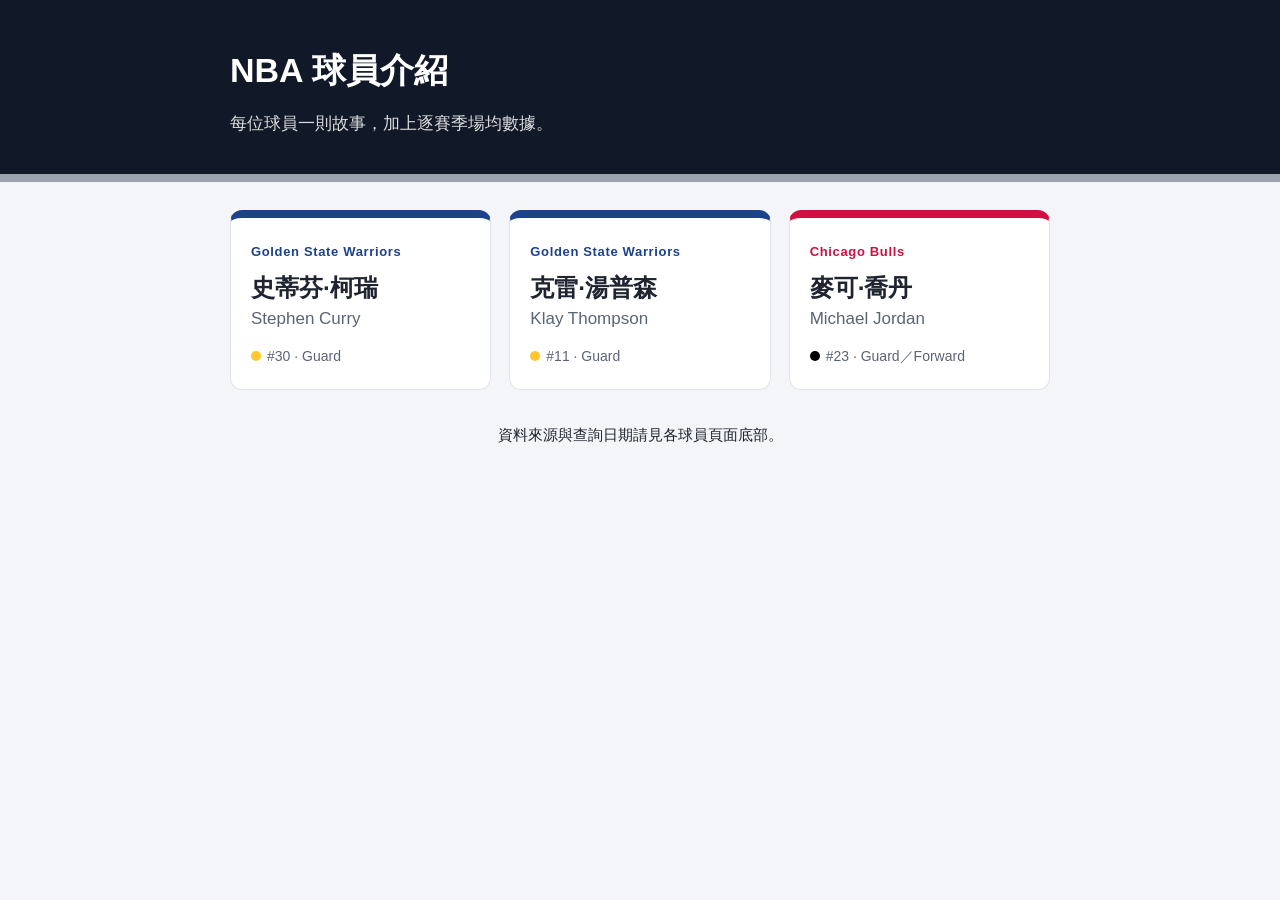
<file: index.html>
<!DOCTYPE html>
<html lang="zh-Hant">
<head>
  <meta charset="utf-8">
  <meta name="viewport" content="width=device-width, initial-scale=1">
  <title>NBA 球員介紹</title>
  <link rel="stylesheet" href="style.css">
</head>
<body>
  <header class="site-head">
    <div class="wrap">
      <h1>NBA 球員介紹</h1>
      <p>每位球員一則故事，加上逐賽季場均數據。</p>
    </div>
  </header>

  <main class="wrap">
    <ul class="grid">
      <li>
        <a class="card" href="players/stephen-curry.html" style="--team-primary:#1D428A;--team-secondary:#FFC72C">
          <span class="card-team">Golden State Warriors</span>
          <h2>史蒂芬·柯瑞</h2>
          <p class="card-en">Stephen Curry</p>
          <p class="card-meta">#30 · Guard</p>
        </a>
      </li>
      <li>
        <a class="card" href="players/klay-thompson.html" style="--team-primary:#1D428A;--team-secondary:#FFC72C">
          <span class="card-team">Golden State Warriors</span>
          <h2>克雷·湯普森</h2>
          <p class="card-en">Klay Thompson</p>
          <p class="card-meta">#11 · Guard</p>
        </a>
      </li>
      <li>
        <a class="card" href="players/michael-jordan.html" style="--team-primary:#CE1141;--team-secondary:#000000">
          <span class="card-team">Chicago Bulls</span>
          <h2>麥可·喬丹</h2>
          <p class="card-en">Michael Jordan</p>
          <p class="card-meta">#23 · Guard／Forward</p>
        </a>
      </li>
    </ul>
  </main>

  <footer class="wrap">
    <p>資料來源與查詢日期請見各球員頁面底部。</p>
  </footer>
</body>
</html>
</file>
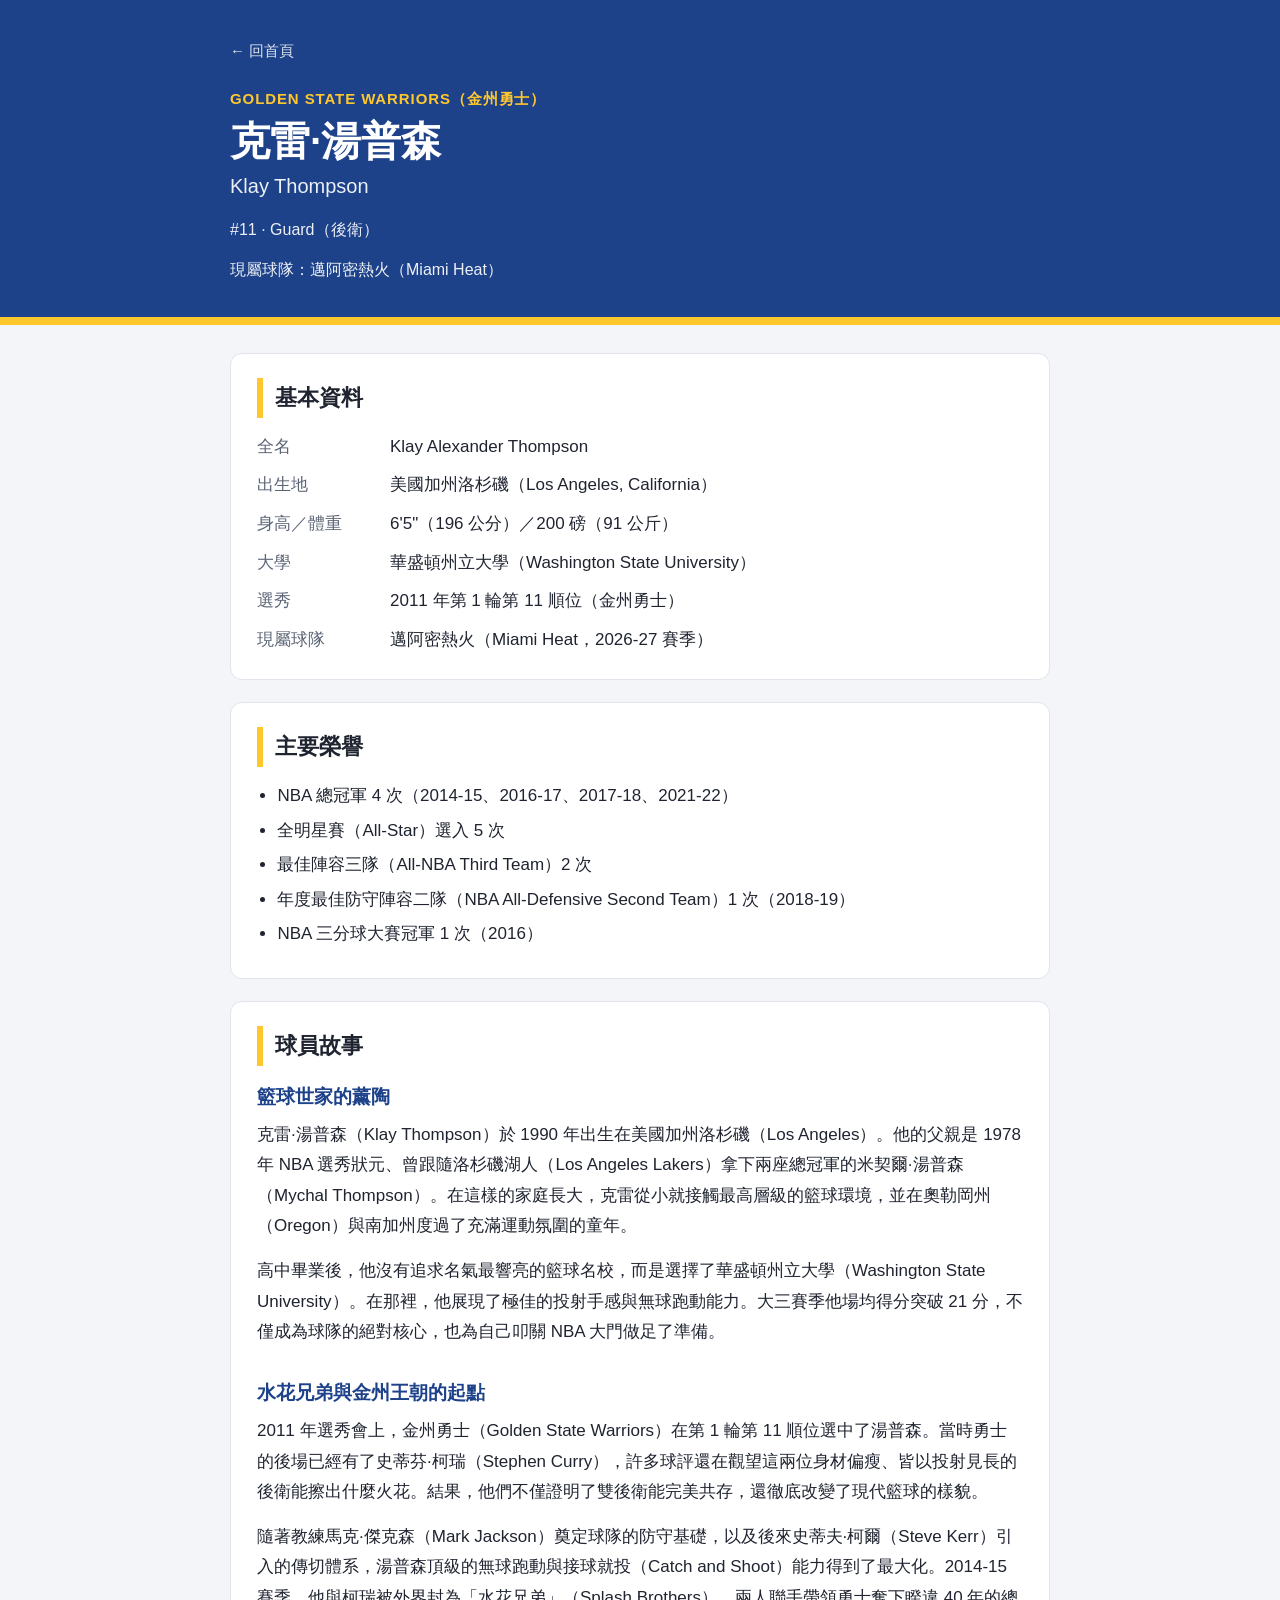
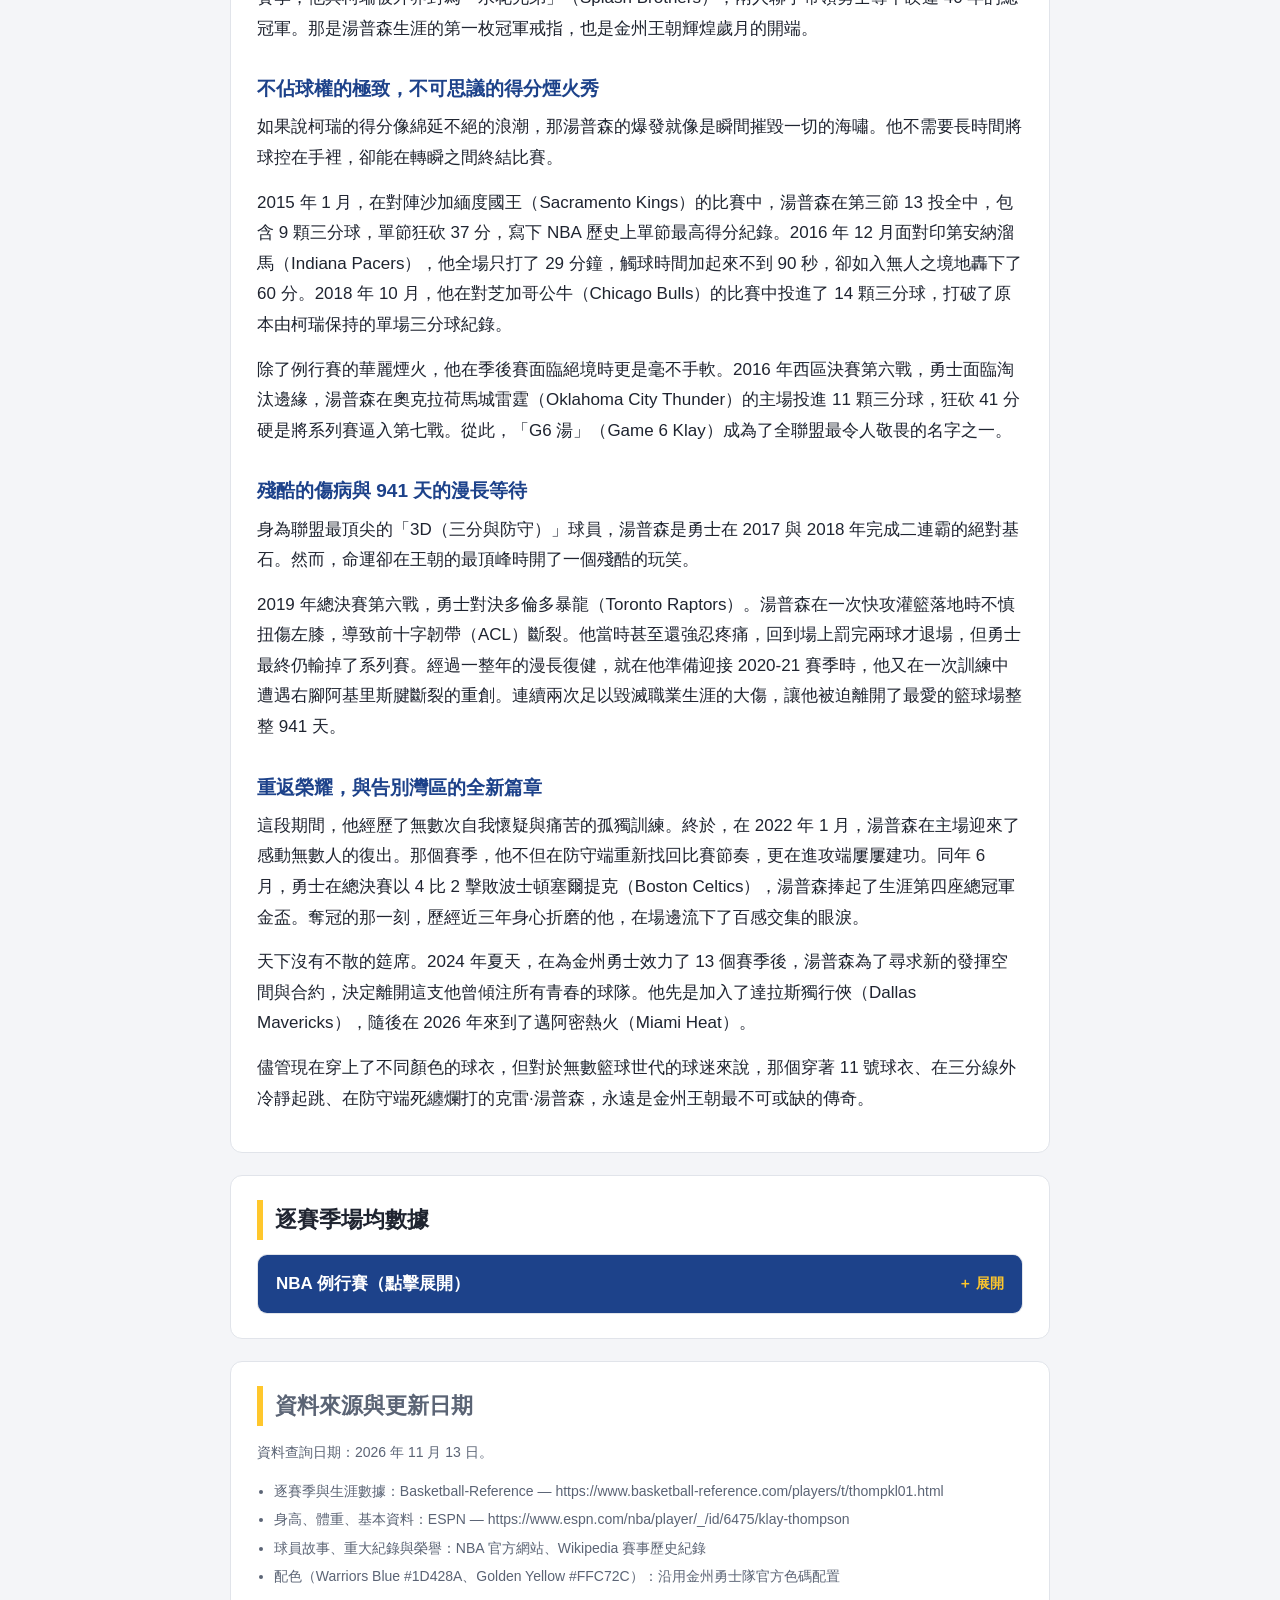
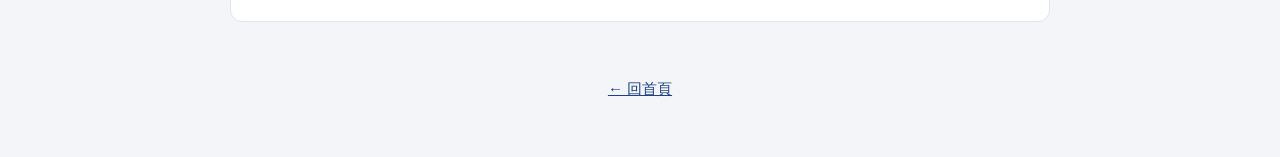
<file: players/klay-thompson.html>
<!DOCTYPE html>
<html lang="zh-Hant">
<head>
  <meta charset="utf-8">
  <meta name="viewport" content="width=device-width, initial-scale=1">
  <title>克雷·湯普森 Klay Thompson｜NBA 球員介紹</title>
  <link rel="stylesheet" href="../style.css">
  <style>
    :root { --team-primary: #1D428A; --team-secondary: #FFC72C; }
  </style>
</head>
<body>
  <header class="hero">
    <div class="wrap">
      <a class="back" href="../index.html">← 回首頁</a>
      <p class="team">GOLDEN STATE WARRIORS（金州勇士）</p>
      <h1>克雷·湯普森</h1>
      <p class="en">Klay Thompson</p>
      <p class="meta">#11 · Guard（後衛）</p>
      <p class="meta">現屬球隊：邁阿密熱火（Miami Heat）</p>
    </div>
  </header>

  <main class="wrap">

    <section class="block" id="profile">
      <h2>基本資料</h2>
      <dl class="info">
        <dt>全名</dt><dd>Klay Alexander Thompson</dd>
        <dt>出生地</dt><dd>美國加州洛杉磯（Los Angeles, California）</dd>
        <dt>身高／體重</dt><dd>6'5"（196 公分）／200 磅（91 公斤）</dd>
        <dt>大學</dt><dd>華盛頓州立大學（Washington State University）</dd>
        <dt>選秀</dt><dd>2011 年第 1 輪第 11 順位（金州勇士）</dd>
        <dt>現屬球隊</dt><dd>邁阿密熱火（Miami Heat，2026-27 賽季）</dd>
      </dl>
    </section>

    <section class="block" id="honors">
      <h2>主要榮譽</h2>
      <ul class="honors">
        <li>NBA 總冠軍 4 次（2014-15、2016-17、2017-18、2021-22）</li>
        <li>全明星賽（All-Star）選入 5 次</li>
        <li>最佳陣容三隊（All-NBA Third Team）2 次</li>
        <li>年度最佳防守陣容二隊（NBA All-Defensive Second Team）1 次（2018-19）</li>
        <li>NBA 三分球大賽冠軍 1 次（2016）</li>
      </ul>
    </section>

    <section class="block story" id="story">
      <h2>球員故事</h2>

      <h3>籃球世家的薰陶</h3>
      <p>克雷·湯普森（Klay Thompson）於 1990 年出生在美國加州洛杉磯（Los Angeles）。他的父親是 1978 年 NBA 選秀狀元、曾跟隨洛杉磯湖人（Los Angeles Lakers）拿下兩座總冠軍的米契爾·湯普森（Mychal Thompson）。在這樣的家庭長大，克雷從小就接觸最高層級的籃球環境，並在奧勒岡州（Oregon）與南加州度過了充滿運動氛圍的童年。</p>
      <p>高中畢業後，他沒有追求名氣最響亮的籃球名校，而是選擇了華盛頓州立大學（Washington State University）。在那裡，他展現了極佳的投射手感與無球跑動能力。大三賽季他場均得分突破 21 分，不僅成為球隊的絕對核心，也為自己叩關 NBA 大門做足了準備。</p>

      <h3>水花兄弟與金州王朝的起點</h3>
      <p>2011 年選秀會上，金州勇士（Golden State Warriors）在第 1 輪第 11 順位選中了湯普森。當時勇士的後場已經有了史蒂芬·柯瑞（Stephen Curry），許多球評還在觀望這兩位身材偏瘦、皆以投射見長的後衛能擦出什麼火花。結果，他們不僅證明了雙後衛能完美共存，還徹底改變了現代籃球的樣貌。</p>
      <p>隨著教練馬克·傑克森（Mark Jackson）奠定球隊的防守基礎，以及後來史蒂夫·柯爾（Steve Kerr）引入的傳切體系，湯普森頂級的無球跑動與接球就投（Catch and Shoot）能力得到了最大化。2014-15 賽季，他與柯瑞被外界封為「水花兄弟」（Splash Brothers），兩人聯手帶領勇士奪下睽違 40 年的總冠軍。那是湯普森生涯的第一枚冠軍戒指，也是金州王朝輝煌歲月的開端。</p>

      <h3>不佔球權的極致，不可思議的得分煙火秀</h3>
      <p>如果說柯瑞的得分像綿延不絕的浪潮，那湯普森的爆發就像是瞬間摧毀一切的海嘯。他不需要長時間將球控在手裡，卻能在轉瞬之間終結比賽。</p>
      <p>2015 年 1 月，在對陣沙加緬度國王（Sacramento Kings）的比賽中，湯普森在第三節 13 投全中，包含 9 顆三分球，單節狂砍 37 分，寫下 NBA 歷史上單節最高得分紀錄。2016 年 12 月面對印第安納溜馬（Indiana Pacers），他全場只打了 29 分鐘，觸球時間加起來不到 90 秒，卻如入無人之境地轟下了 60 分。2018 年 10 月，他在對芝加哥公牛（Chicago Bulls）的比賽中投進了 14 顆三分球，打破了原本由柯瑞保持的單場三分球紀錄。</p>
      <p>除了例行賽的華麗煙火，他在季後賽面臨絕境時更是毫不手軟。2016 年西區決賽第六戰，勇士面臨淘汰邊緣，湯普森在奧克拉荷馬城雷霆（Oklahoma City Thunder）的主場投進 11 顆三分球，狂砍 41 分硬是將系列賽逼入第七戰。從此，「G6 湯」（Game 6 Klay）成為了全聯盟最令人敬畏的名字之一。</p>

      <h3>殘酷的傷病與 941 天的漫長等待</h3>
      <p>身為聯盟最頂尖的「3D（三分與防守）」球員，湯普森是勇士在 2017 與 2018 年完成二連霸的絕對基石。然而，命運卻在王朝的最頂峰時開了一個殘酷的玩笑。</p>
      <p>2019 年總決賽第六戰，勇士對決多倫多暴龍（Toronto Raptors）。湯普森在一次快攻灌籃落地時不慎扭傷左膝，導致前十字韌帶（ACL）斷裂。他當時甚至還強忍疼痛，回到場上罰完兩球才退場，但勇士最終仍輸掉了系列賽。經過一整年的漫長復健，就在他準備迎接 2020-21 賽季時，他又在一次訓練中遭遇右腳阿基里斯腱斷裂的重創。連續兩次足以毀滅職業生涯的大傷，讓他被迫離開了最愛的籃球場整整 941 天。</p>

      <h3>重返榮耀，與告別灣區的全新篇章</h3>
      <p>這段期間，他經歷了無數次自我懷疑與痛苦的孤獨訓練。終於，在 2022 年 1 月，湯普森在主場迎來了感動無數人的復出。那個賽季，他不但在防守端重新找回比賽節奏，更在進攻端屢屢建功。同年 6 月，勇士在總決賽以 4 比 2 擊敗波士頓塞爾提克（Boston Celtics），湯普森捧起了生涯第四座總冠軍金盃。奪冠的那一刻，歷經近三年身心折磨的他，在場邊流下了百感交集的眼淚。</p>
      <p>天下沒有不散的筵席。2024 年夏天，在為金州勇士效力了 13 個賽季後，湯普森為了尋求新的發揮空間與合約，決定離開這支他曾傾注所有青春的球隊。他先是加入了達拉斯獨行俠（Dallas Mavericks），隨後在 2026 年來到了邁阿密熱火（Miami Heat）。</p>
      <p>儘管現在穿上了不同顏色的球衣，但對於無數籃球世代的球迷來說，那個穿著 11 號球衣、在三分線外冷靜起跳、在防守端死纏爛打的克雷·湯普森，永遠是金州王朝最不可或缺的傳奇。</p>
    </section>

    <section class="block" id="stats">
      <h2>逐賽季場均數據</h2>
      <details class="stats">
        <summary>NBA 例行賽（點擊展開）</summary>
        <div class="table-wrap">
          <table class="stats-table">
            <thead>
              <tr><th>賽季</th><th>球隊</th><th>出賽</th><th>分鐘</th><th>得分</th><th>籃板</th><th>助攻</th><th>抄截</th><th>阻攻</th><th>FG%</th><th>3P%</th><th>FT%</th></tr>
            </thead>
            <tbody>
            <tr><td>2011-12</td><td>勇士</td><td>66</td><td>24.4</td><td>12.5</td><td>2.4</td><td>2.0</td><td>0.7</td><td>0.3</td><td>.443</td><td>.414</td><td>.868</td></tr>
            <tr><td>2012-13</td><td>勇士</td><td>82</td><td>35.8</td><td>16.6</td><td>3.7</td><td>2.2</td><td>1.0</td><td>0.5</td><td>.422</td><td>.401</td><td>.841</td></tr>
            <tr><td>2013-14</td><td>勇士</td><td>81</td><td>35.4</td><td>18.4</td><td>3.1</td><td>2.2</td><td>0.9</td><td>0.5</td><td>.444</td><td>.417</td><td>.795</td></tr>
            <tr><td>2014-15</td><td>勇士</td><td>77</td><td>31.9</td><td>21.7</td><td>3.2</td><td>2.9</td><td>1.1</td><td>0.8</td><td>.463</td><td>.439</td><td>.879</td></tr>
            <tr><td>2015-16</td><td>勇士</td><td>80</td><td>33.3</td><td>22.1</td><td>3.8</td><td>2.1</td><td>0.8</td><td>0.6</td><td>.470</td><td>.425</td><td>.873</td></tr>
            <tr><td>2016-17</td><td>勇士</td><td>78</td><td>34.0</td><td>22.3</td><td>3.7</td><td>2.1</td><td>0.8</td><td>0.5</td><td>.468</td><td>.414</td><td>.853</td></tr>
            <tr><td>2017-18</td><td>勇士</td><td>73</td><td>34.3</td><td>20.0</td><td>3.8</td><td>2.5</td><td>0.8</td><td>0.5</td><td>.488</td><td>.440</td><td>.837</td></tr>
            <tr><td>2018-19</td><td>勇士</td><td>78</td><td>34.0</td><td>21.5</td><td>3.8</td><td>2.4</td><td>1.1</td><td>0.6</td><td>.467</td><td>.402</td><td>.816</td></tr>
            <tr><td>2021-22</td><td>勇士</td><td>32</td><td>29.4</td><td>20.4</td><td>3.9</td><td>2.8</td><td>0.5</td><td>0.5</td><td>.429</td><td>.385</td><td>.902</td></tr>
            <tr><td>2022-23</td><td>勇士</td><td>69</td><td>33.0</td><td>21.9</td><td>4.1</td><td>2.4</td><td>0.7</td><td>0.4</td><td>.436</td><td>.412</td><td>.879</td></tr>
            <tr><td>2023-24</td><td>勇士</td><td>77</td><td>29.7</td><td>17.9</td><td>3.3</td><td>2.3</td><td>0.6</td><td>0.5</td><td>.432</td><td>.387</td><td>.927</td></tr>
            <tr><td>2024-25</td><td>獨行俠</td><td>72</td><td>27.3</td><td>14.0</td><td>3.4</td><td>2.0</td><td>0.7</td><td>0.3</td><td>.413</td><td>.372</td><td>.890</td></tr>
            <tr><td>2025-26</td><td>獨行俠</td><td>69</td><td>21.7</td><td>11.7</td><td>2.1</td><td>1.4</td><td>0.5</td><td>0.3</td><td>.393</td><td>.383</td><td>.865</td></tr>
            <tr><td>2026-27（進行中）</td><td>熱火</td><td>11</td><td>24.8</td><td>14.4</td><td>1.5</td><td>1.9</td><td>0.2</td><td>0.7</td><td>.429</td><td>.408</td><td>1.000</td></tr>
            <tr class="career"><td>生涯</td><td>—</td><td>945</td><td>30.9</td><td>18.5</td><td>3.4</td><td>2.2</td><td>0.8</td><td>0.5</td><td>.448</td><td>.409</td><td>.858</td></tr>
            </tbody>
          </table>
        </div>
        <p class="stats-note">例行賽場均數據；因傷缺席的 2019-20 與 2020-21 賽季不列入。2026-27 賽季仍在進行中，數字會持續變動。FG% 為投籃命中率，3P% 為三分球命中率，FT% 為罰球命中率。</p>
      </details>
    </section>

    <section class="block sources" id="sources">
      <h2>資料來源與更新日期</h2>
      <p>資料查詢日期：2026 年 11 月 13 日。</p>
      <ul>
        <li>逐賽季與生涯數據：Basketball-Reference — https://www.basketball-reference.com/players/t/thompkl01.html</li>
        <li>身高、體重、基本資料：ESPN — https://www.espn.com/nba/player/_/id/6475/klay-thompson </li>
        <li>球員故事、重大紀錄與榮譽：NBA 官方網站、Wikipedia 賽事歷史紀錄</li>
        <li>配色（Warriors Blue #1D428A、Golden Yellow #FFC72C）：沿用金州勇士隊官方色碼配置</li>
      </ul>
    </section>

  </main>

  <footer class="wrap">
    <p><a href="../index.html">← 回首頁</a></p>
  </footer>
</body>
</html>
</file>
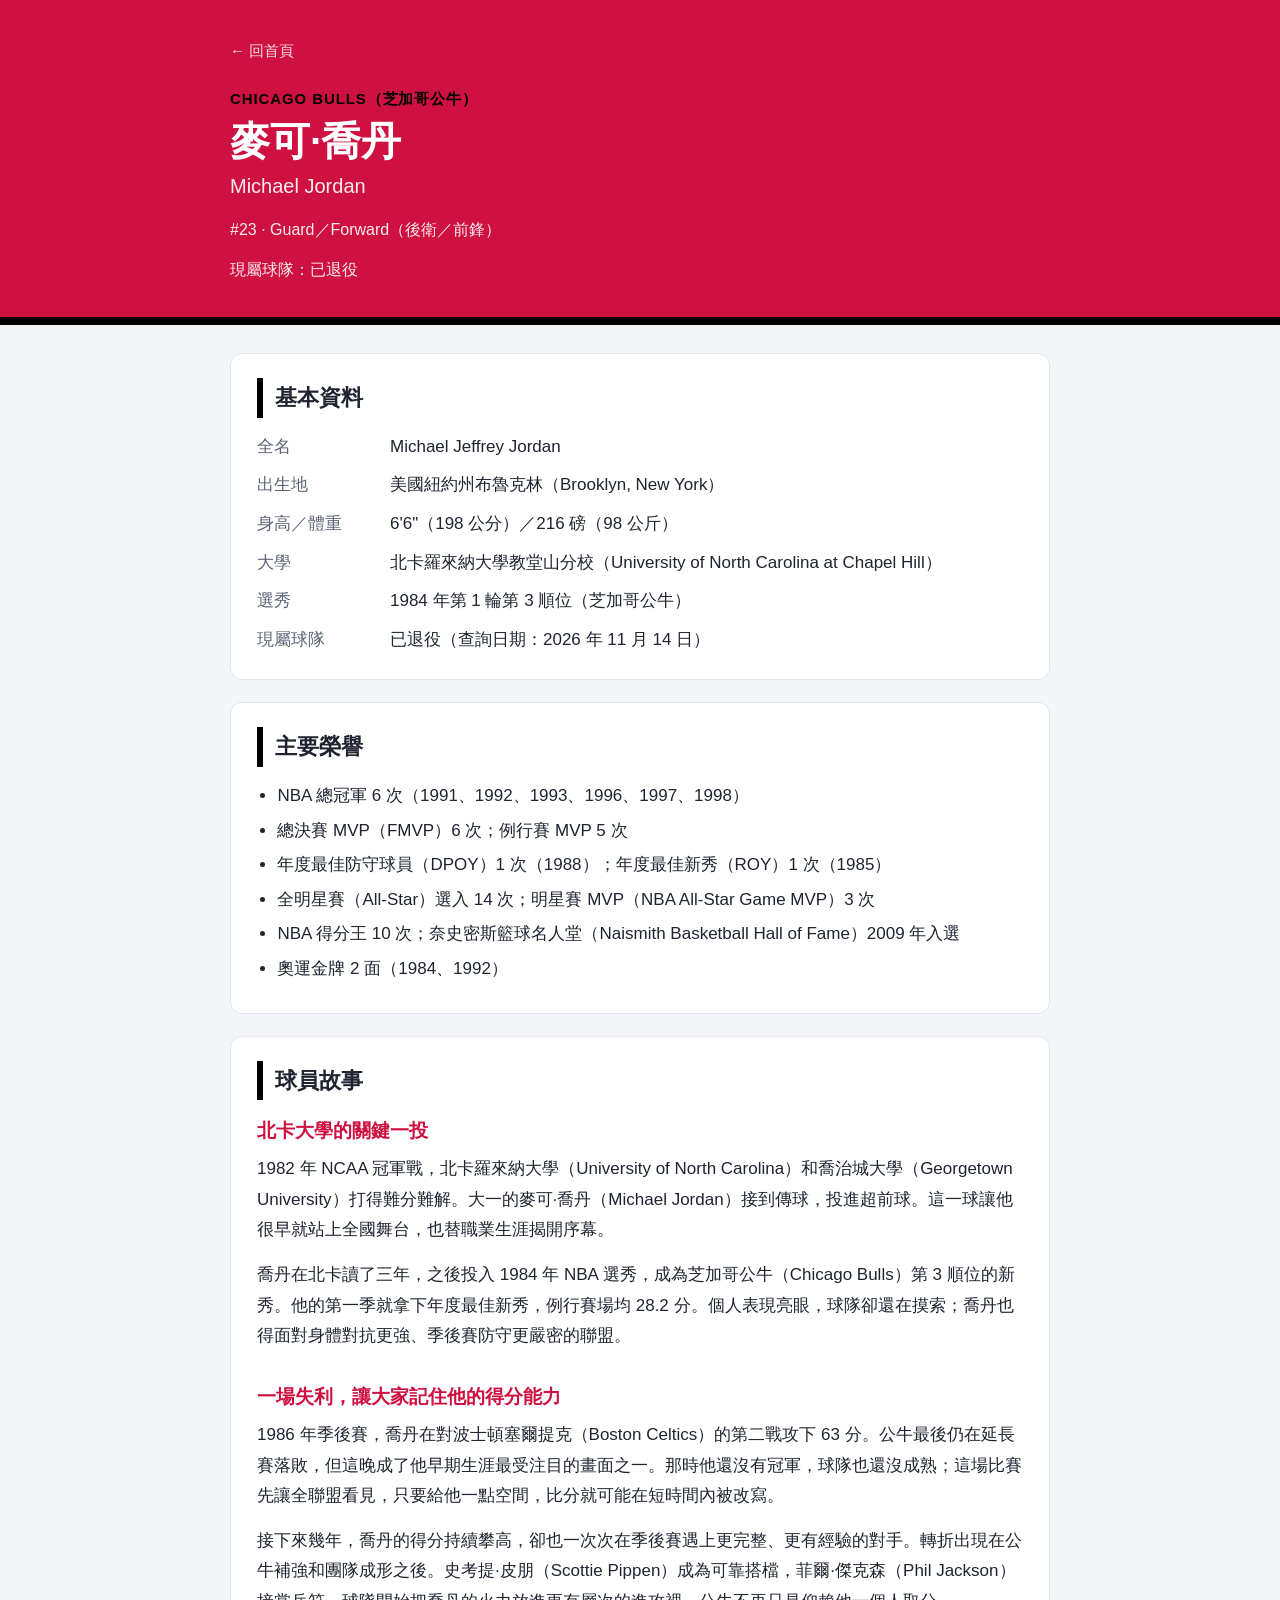
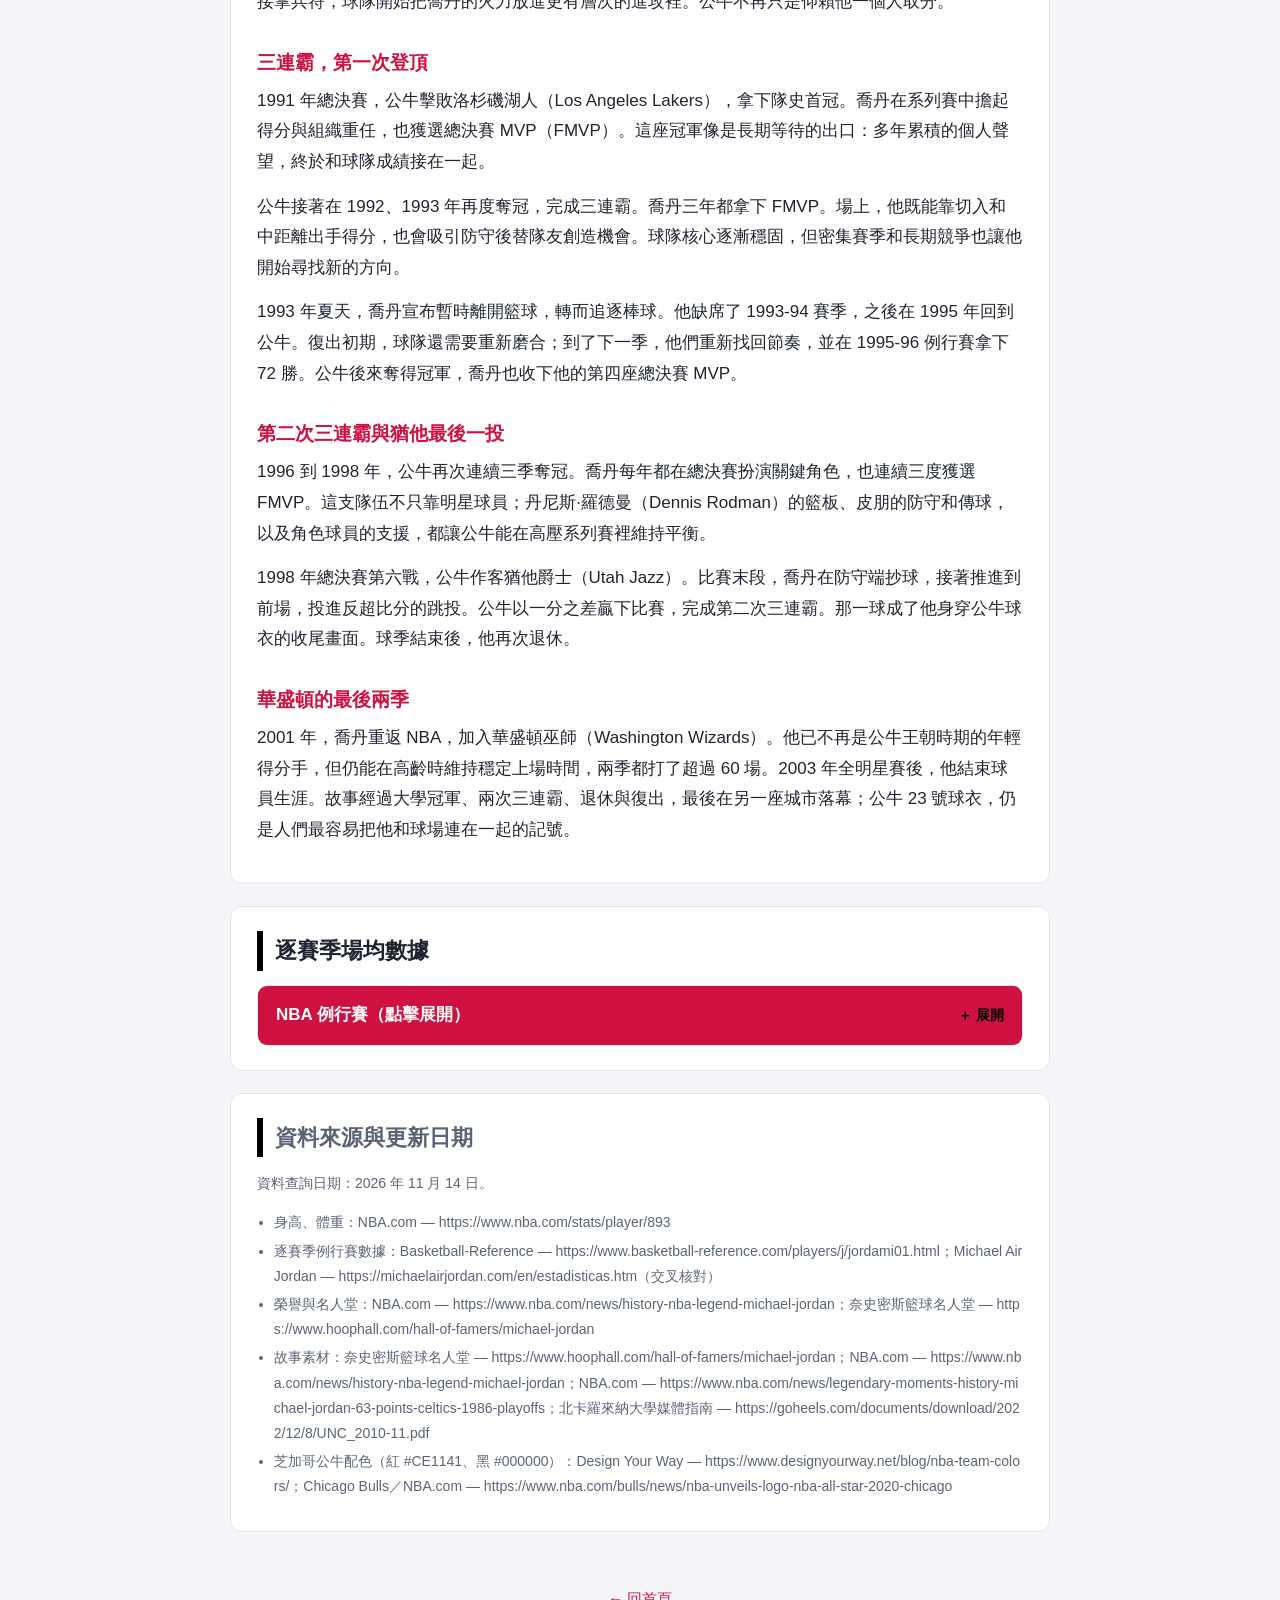
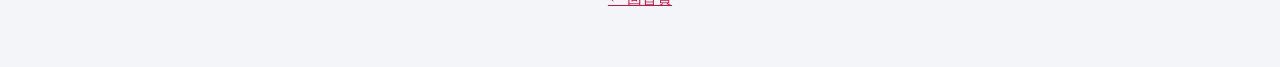
<file: players/michael-jordan.html>
<!DOCTYPE html>
<html lang="zh-Hant">
<head>
  <meta charset="utf-8">
  <meta name="viewport" content="width=device-width, initial-scale=1">
  <title>麥可·喬丹 Michael Jordan｜NBA 球員介紹</title>
  <link rel="stylesheet" href="../style.css">
  <style>:root { --team-primary: #CE1141; --team-secondary: #000000; }</style>
</head>
<body>
<header class="hero"><div class="wrap">
<a class="back" href="../index.html">← 回首頁</a>
<p class="team">CHICAGO BULLS（芝加哥公牛）</p><h1>麥可·喬丹</h1><p class="en">Michael Jordan</p>
<p class="meta">#23 · Guard／Forward（後衛／前鋒）</p><p class="meta">現屬球隊：已退役</p>
</div></header>
<main class="wrap">
<section class="block" id="profile"><h2>基本資料</h2><dl class="info">
<dt>全名</dt><dd>Michael Jeffrey Jordan</dd><dt>出生地</dt><dd>美國紐約州布魯克林（Brooklyn, New York）</dd>
<dt>身高／體重</dt><dd>6'6"（198 公分）／216 磅（98 公斤）</dd><dt>大學</dt><dd>北卡羅來納大學教堂山分校（University of North Carolina at Chapel Hill）</dd>
<dt>選秀</dt><dd>1984 年第 1 輪第 3 順位（芝加哥公牛）</dd><dt>現屬球隊</dt><dd>已退役（查詢日期：2026 年 11 月 14 日）</dd>
</dl></section>
<section class="block" id="honors"><h2>主要榮譽</h2><ul class="honors">
<li>NBA 總冠軍 6 次（1991、1992、1993、1996、1997、1998）</li><li>總決賽 MVP（FMVP）6 次；例行賽 MVP 5 次</li>
<li>年度最佳防守球員（DPOY）1 次（1988）；年度最佳新秀（ROY）1 次（1985）</li>
<li>全明星賽（All-Star）選入 14 次；明星賽 MVP（NBA All-Star Game MVP）3 次</li><li>NBA 得分王 10 次；奈史密斯籃球名人堂（Naismith Basketball Hall of Fame）2009 年入選</li><li>奧運金牌 2 面（1984、1992）</li>
</ul></section>
<section class="block story" id="story"><h2>球員故事</h2>
<h3>北卡大學的關鍵一投</h3>
<p>1982 年 NCAA 冠軍戰，北卡羅來納大學（University of North Carolina）和喬治城大學（Georgetown University）打得難分難解。大一的麥可·喬丹（Michael Jordan）接到傳球，投進超前球。這一球讓他很早就站上全國舞台，也替職業生涯揭開序幕。</p>
<p>喬丹在北卡讀了三年，之後投入 1984 年 NBA 選秀，成為芝加哥公牛（Chicago Bulls）第 3 順位的新秀。他的第一季就拿下年度最佳新秀，例行賽場均 28.2 分。個人表現亮眼，球隊卻還在摸索；喬丹也得面對身體對抗更強、季後賽防守更嚴密的聯盟。</p>
<h3>一場失利，讓大家記住他的得分能力</h3>
<p>1986 年季後賽，喬丹在對波士頓塞爾提克（Boston Celtics）的第二戰攻下 63 分。公牛最後仍在延長賽落敗，但這晚成了他早期生涯最受注目的畫面之一。那時他還沒有冠軍，球隊也還沒成熟；這場比賽先讓全聯盟看見，只要給他一點空間，比分就可能在短時間內被改寫。</p>
<p>接下來幾年，喬丹的得分持續攀高，卻也一次次在季後賽遇上更完整、更有經驗的對手。轉折出現在公牛補強和團隊成形之後。史考提·皮朋（Scottie Pippen）成為可靠搭檔，菲爾·傑克森（Phil Jackson）接掌兵符，球隊開始把喬丹的火力放進更有層次的進攻裡。公牛不再只是仰賴他一個人取分。</p>
<h3>三連霸，第一次登頂</h3>
<p>1991 年總決賽，公牛擊敗洛杉磯湖人（Los Angeles Lakers），拿下隊史首冠。喬丹在系列賽中擔起得分與組織重任，也獲選總決賽 MVP（FMVP）。這座冠軍像是長期等待的出口：多年累積的個人聲望，終於和球隊成績接在一起。</p>
<p>公牛接著在 1992、1993 年再度奪冠，完成三連霸。喬丹三年都拿下 FMVP。場上，他既能靠切入和中距離出手得分，也會吸引防守後替隊友創造機會。球隊核心逐漸穩固，但密集賽季和長期競爭也讓他開始尋找新的方向。</p>
<p>1993 年夏天，喬丹宣布暫時離開籃球，轉而追逐棒球。他缺席了 1993-94 賽季，之後在 1995 年回到公牛。復出初期，球隊還需要重新磨合；到了下一季，他們重新找回節奏，並在 1995-96 例行賽拿下 72 勝。公牛後來奪得冠軍，喬丹也收下他的第四座總決賽 MVP。</p>
<h3>第二次三連霸與猶他最後一投</h3>
<p>1996 到 1998 年，公牛再次連續三季奪冠。喬丹每年都在總決賽扮演關鍵角色，也連續三度獲選 FMVP。這支隊伍不只靠明星球員；丹尼斯·羅德曼（Dennis Rodman）的籃板、皮朋的防守和傳球，以及角色球員的支援，都讓公牛能在高壓系列賽裡維持平衡。</p>
<p>1998 年總決賽第六戰，公牛作客猶他爵士（Utah Jazz）。比賽末段，喬丹在防守端抄球，接著推進到前場，投進反超比分的跳投。公牛以一分之差贏下比賽，完成第二次三連霸。那一球成了他身穿公牛球衣的收尾畫面。球季結束後，他再次退休。</p>
<h3>華盛頓的最後兩季</h3>
<p>2001 年，喬丹重返 NBA，加入華盛頓巫師（Washington Wizards）。他已不再是公牛王朝時期的年輕得分手，但仍能在高齡時維持穩定上場時間，兩季都打了超過 60 場。2003 年全明星賽後，他結束球員生涯。故事經過大學冠軍、兩次三連霸、退休與復出，最後在另一座城市落幕；公牛 23 號球衣，仍是人們最容易把他和球場連在一起的記號。</p>
</section>
<section class="block" id="stats"><h2>逐賽季場均數據</h2><details class="stats"><summary>NBA 例行賽（點擊展開）</summary><div class="table-wrap"><table class="stats-table">
<thead><tr><th>賽季</th><th>球隊</th><th>出賽</th><th>分鐘</th><th>得分</th><th>籃板</th><th>助攻</th><th>抄截</th><th>阻攻</th><th>FG%</th><th>3P%</th><th>FT%</th></tr></thead><tbody>
<tr><td>1984-85</td><td>公牛</td><td>82</td><td>38.3</td><td>28.2</td><td>6.5</td><td>5.9</td><td>2.4</td><td>0.8</td><td>.515</td><td>.173</td><td>.845</td></tr>
<tr><td>1985-86</td><td>公牛</td><td>18</td><td>25.1</td><td>22.7</td><td>3.6</td><td>2.9</td><td>2.1</td><td>1.2</td><td>.457</td><td>.167</td><td>.840</td></tr>
<tr><td>1986-87</td><td>公牛</td><td>82</td><td>40.0</td><td>37.1</td><td>5.2</td><td>4.6</td><td>2.9</td><td>1.5</td><td>.482</td><td>.182</td><td>.857</td></tr>
<tr><td>1987-88</td><td>公牛</td><td>82</td><td>40.4</td><td>35.0</td><td>5.5</td><td>5.9</td><td>3.2</td><td>1.6</td><td>.535</td><td>.132</td><td>.841</td></tr>
<tr><td>1988-89</td><td>公牛</td><td>81</td><td>40.2</td><td>32.5</td><td>8.0</td><td>8.0</td><td>2.9</td><td>0.8</td><td>.538</td><td>.276</td><td>.850</td></tr>
<tr><td>1989-90</td><td>公牛</td><td>82</td><td>39.0</td><td>33.6</td><td>6.9</td><td>6.3</td><td>2.8</td><td>0.7</td><td>.526</td><td>.376</td><td>.848</td></tr>
<tr><td>1990-91</td><td>公牛</td><td>82</td><td>37.0</td><td>31.5</td><td>6.0</td><td>5.5</td><td>2.7</td><td>1.0</td><td>.539</td><td>.312</td><td>.851</td></tr>
<tr><td>1991-92</td><td>公牛</td><td>80</td><td>38.8</td><td>30.1</td><td>6.4</td><td>6.1</td><td>2.3</td><td>0.9</td><td>.519</td><td>.270</td><td>.832</td></tr>
<tr><td>1992-93</td><td>公牛</td><td>78</td><td>39.3</td><td>32.6</td><td>6.7</td><td>5.5</td><td>2.8</td><td>0.8</td><td>.495</td><td>.352</td><td>.837</td></tr>
<tr><td>1994-95</td><td>公牛</td><td>17</td><td>39.3</td><td>26.9</td><td>6.9</td><td>5.3</td><td>1.8</td><td>0.8</td><td>.411</td><td>.500</td><td>.801</td></tr>
<tr><td>1995-96</td><td>公牛</td><td>82</td><td>37.7</td><td>30.4</td><td>6.6</td><td>4.3</td><td>2.2</td><td>0.5</td><td>.495</td><td>.427</td><td>.834</td></tr>
<tr><td>1996-97</td><td>公牛</td><td>82</td><td>37.9</td><td>29.6</td><td>5.9</td><td>4.3</td><td>1.7</td><td>0.5</td><td>.486</td><td>.374</td><td>.833</td></tr>
<tr><td>1997-98</td><td>公牛</td><td>82</td><td>38.8</td><td>28.7</td><td>5.8</td><td>3.5</td><td>1.7</td><td>0.5</td><td>.465</td><td>.238</td><td>.784</td></tr>
<tr><td>2001-02</td><td>巫師</td><td>60</td><td>34.9</td><td>22.9</td><td>5.7</td><td>5.2</td><td>1.4</td><td>0.4</td><td>.416</td><td>.189</td><td>.790</td></tr>
<tr><td>2002-03</td><td>巫師</td><td>82</td><td>37.0</td><td>20.0</td><td>6.1</td><td>3.8</td><td>1.5</td><td>0.5</td><td>.445</td><td>.291</td><td>.821</td></tr>
<tr class="career"><td>生涯</td><td>—</td><td>1,072</td><td>38.3</td><td>30.1</td><td>6.2</td><td>5.3</td><td>2.3</td><td>0.8</td><td>.497</td><td>.327</td><td>.835</td></tr></tbody></table></div>
<p class="stats-note">例行賽場均數據；喬丹曾於 1993-94、1999-00、2000-01 賽季未出賽。FG% 為投籃命中率，3P% 為三分球命中率，FT% 為罰球命中率。</p></details></section>
<section class="block sources" id="sources"><h2>資料來源與更新日期</h2><p>資料查詢日期：2026 年 11 月 14 日。</p><ul>
<li>身高、體重：NBA.com — https://www.nba.com/stats/player/893</li>
<li>逐賽季例行賽數據：Basketball-Reference — https://www.basketball-reference.com/players/j/jordami01.html；Michael Air Jordan — https://michaelairjordan.com/en/estadisticas.htm（交叉核對）</li>
<li>榮譽與名人堂：NBA.com — https://www.nba.com/news/history-nba-legend-michael-jordan；奈史密斯籃球名人堂 — https://www.hoophall.com/hall-of-famers/michael-jordan</li>
<li>故事素材：奈史密斯籃球名人堂 — https://www.hoophall.com/hall-of-famers/michael-jordan；NBA.com — https://www.nba.com/news/history-nba-legend-michael-jordan；NBA.com — https://www.nba.com/news/legendary-moments-history-michael-jordan-63-points-celtics-1986-playoffs；北卡羅來納大學媒體指南 — https://goheels.com/documents/download/2022/12/8/UNC_2010-11.pdf</li>
<li>芝加哥公牛配色（紅 #CE1141、黑 #000000）：Design Your Way — https://www.designyourway.net/blog/nba-team-colors/；Chicago Bulls／NBA.com — https://www.nba.com/bulls/news/nba-unveils-logo-nba-all-star-2020-chicago</li>
</ul></section>
</main><footer class="wrap"><p><a href="../index.html">← 回首頁</a></p></footer>
</body></html>
</file>
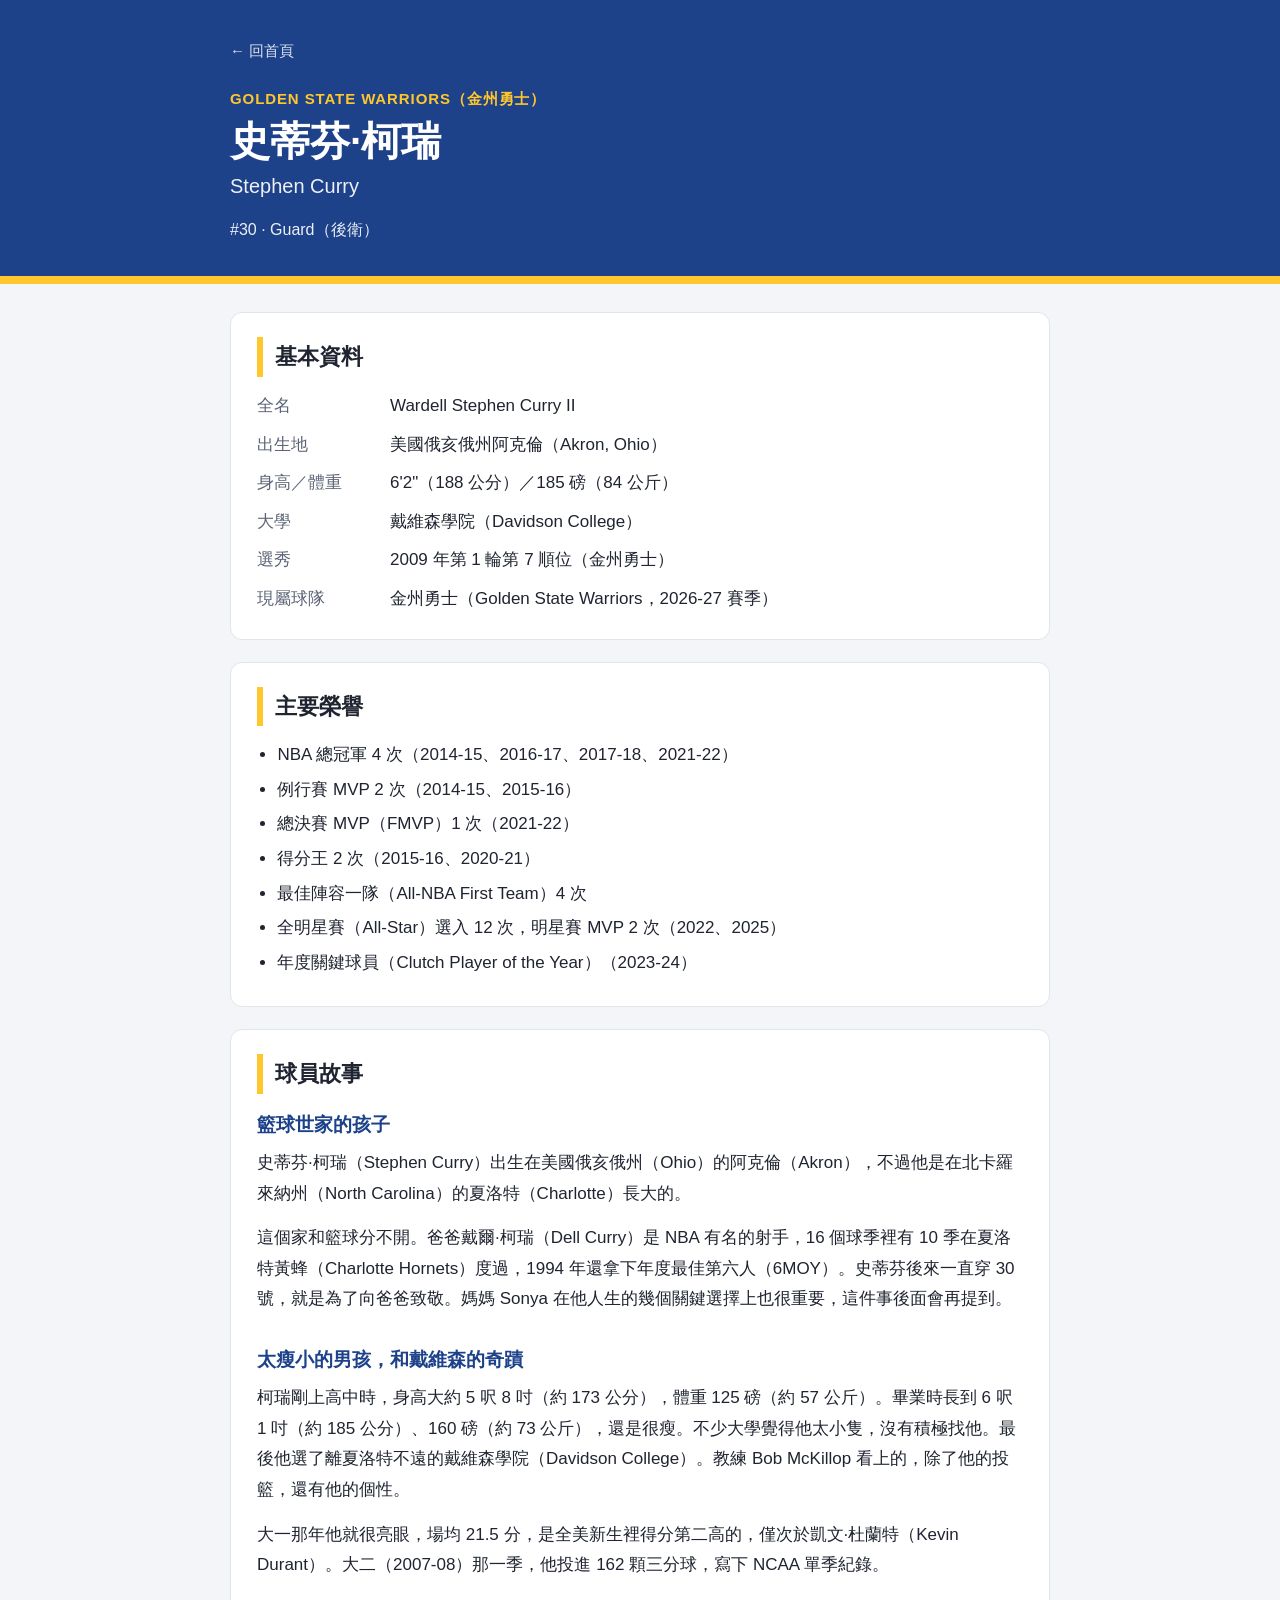
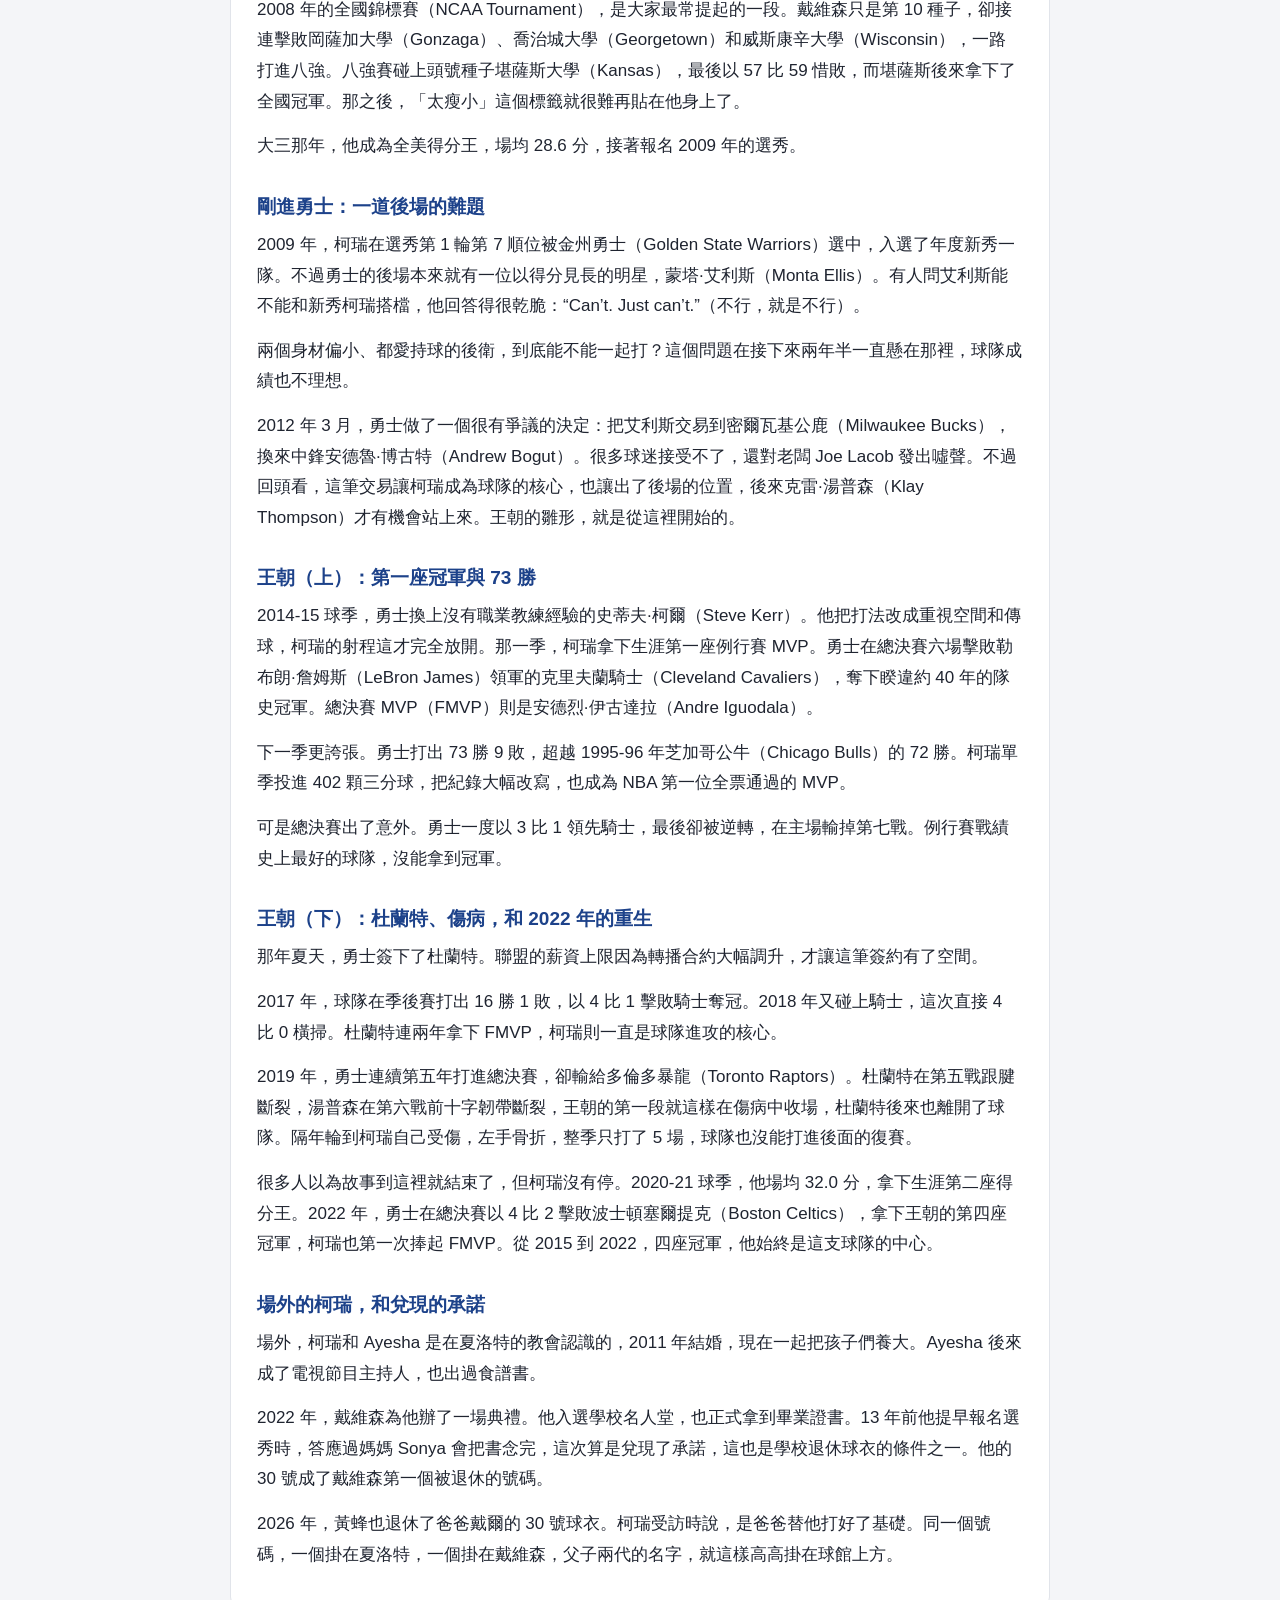
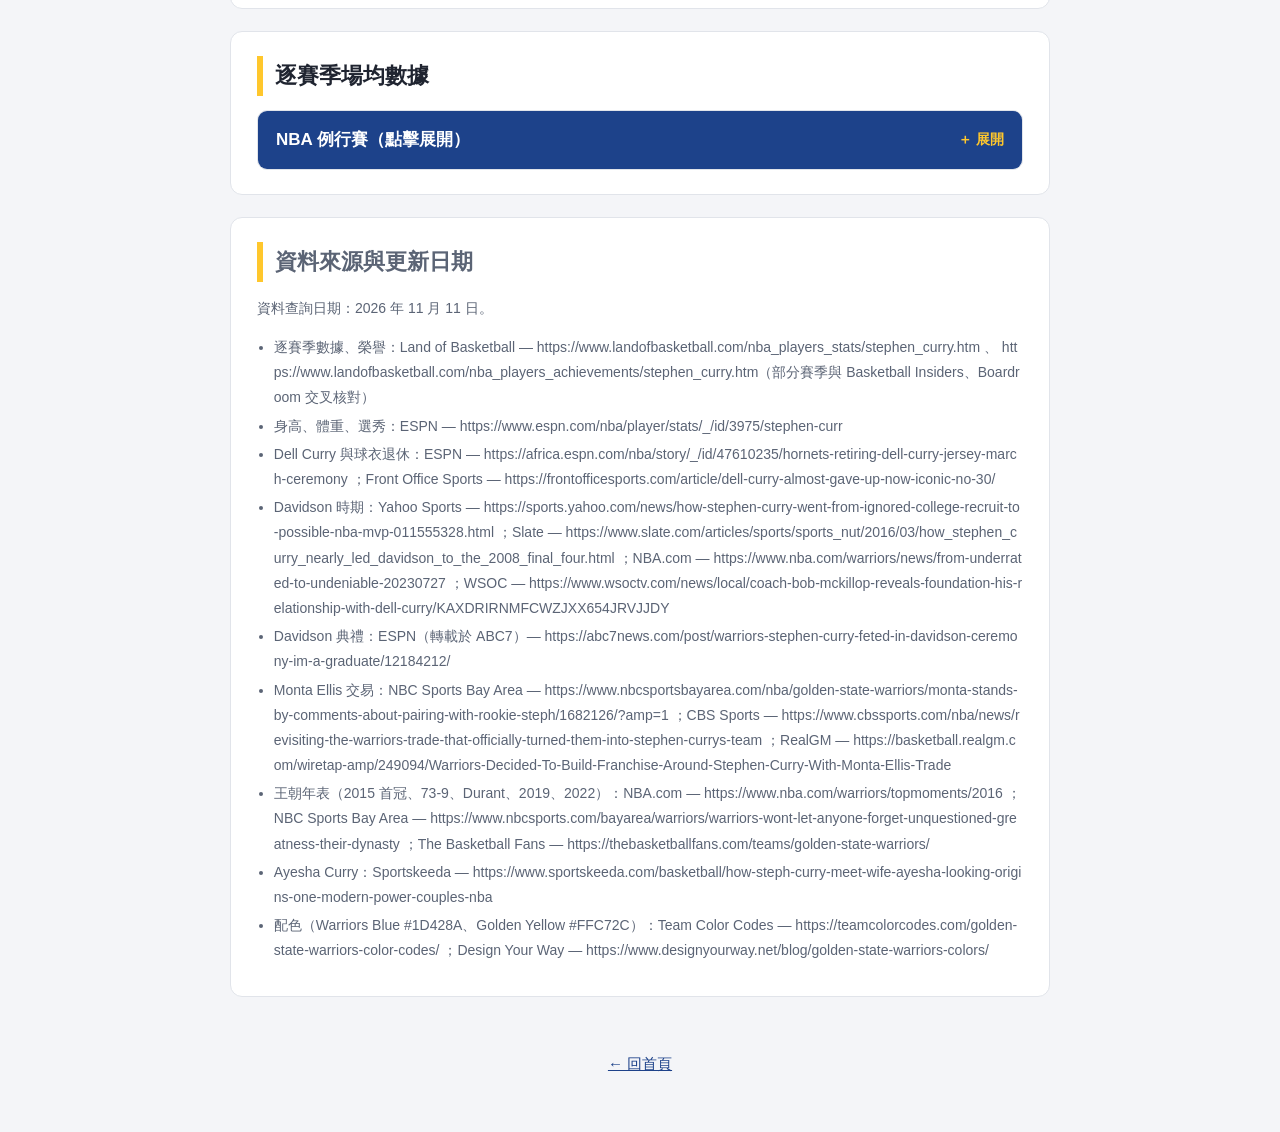
<file: players/stephen-curry.html>
<!DOCTYPE html>
<html lang="zh-Hant">
<head>
  <meta charset="utf-8">
  <meta name="viewport" content="width=device-width, initial-scale=1">
  <title>史蒂芬·柯瑞 Stephen Curry｜NBA 球員介紹</title>
  <link rel="stylesheet" href="../style.css">
  <style>
    :root { --team-primary: #1D428A; --team-secondary: #FFC72C; }
  </style>
</head>
<body>
  <header class="hero">
    <div class="wrap">
      <a class="back" href="../index.html">← 回首頁</a>
      <p class="team">GOLDEN STATE WARRIORS（金州勇士）</p>
      <h1>史蒂芬·柯瑞</h1>
      <p class="en">Stephen Curry</p>
      <p class="meta">#30 · Guard（後衛）</p>
    </div>
  </header>

  <main class="wrap">

    <section class="block" id="profile">
      <h2>基本資料</h2>
      <dl class="info">
        <dt>全名</dt><dd>Wardell Stephen Curry II</dd>
        <dt>出生地</dt><dd>美國俄亥俄州阿克倫（Akron, Ohio）</dd>
        <dt>身高／體重</dt><dd>6'2"（188 公分）／185 磅（84 公斤）</dd>
        <dt>大學</dt><dd>戴維森學院（Davidson College）</dd>
        <dt>選秀</dt><dd>2009 年第 1 輪第 7 順位（金州勇士）</dd>
        <dt>現屬球隊</dt><dd>金州勇士（Golden State Warriors，2026-27 賽季）</dd>
      </dl>
    </section>

    <section class="block" id="honors">
      <h2>主要榮譽</h2>
      <ul class="honors">
        <li>NBA 總冠軍 4 次（2014-15、2016-17、2017-18、2021-22）</li>
        <li>例行賽 MVP 2 次（2014-15、2015-16）</li>
        <li>總決賽 MVP（FMVP）1 次（2021-22）</li>
        <li>得分王 2 次（2015-16、2020-21）</li>
        <li>最佳陣容一隊（All-NBA First Team）4 次</li>
        <li>全明星賽（All-Star）選入 12 次，明星賽 MVP 2 次（2022、2025）</li>
        <li>年度關鍵球員（Clutch Player of the Year）（2023-24）</li>
      </ul>
    </section>

    <section class="block story" id="story">
      <h2>球員故事</h2>

      <h3>籃球世家的孩子</h3>
      <p>史蒂芬·柯瑞（Stephen Curry）出生在美國俄亥俄州（Ohio）的阿克倫（Akron），不過他是在北卡羅來納州（North Carolina）的夏洛特（Charlotte）長大的。</p>
      <p>這個家和籃球分不開。爸爸戴爾·柯瑞（Dell Curry）是 NBA 有名的射手，16 個球季裡有 10 季在夏洛特黃蜂（Charlotte Hornets）度過，1994 年還拿下年度最佳第六人（6MOY）。史蒂芬後來一直穿 30 號，就是為了向爸爸致敬。媽媽 Sonya 在他人生的幾個關鍵選擇上也很重要，這件事後面會再提到。</p>

      <h3>太瘦小的男孩，和戴維森的奇蹟</h3>
      <p>柯瑞剛上高中時，身高大約 5 呎 8 吋（約 173 公分），體重 125 磅（約 57 公斤）。畢業時長到 6 呎 1 吋（約 185 公分）、160 磅（約 73 公斤），還是很瘦。不少大學覺得他太小隻，沒有積極找他。最後他選了離夏洛特不遠的戴維森學院（Davidson College）。教練 Bob McKillop 看上的，除了他的投籃，還有他的個性。</p>
      <p>大一那年他就很亮眼，場均 21.5 分，是全美新生裡得分第二高的，僅次於凱文·杜蘭特（Kevin Durant）。大二（2007-08）那一季，他投進 162 顆三分球，寫下 NCAA 單季紀錄。</p>
      <p>2008 年的全國錦標賽（NCAA Tournament），是大家最常提起的一段。戴維森只是第 10 種子，卻接連擊敗岡薩加大學（Gonzaga）、喬治城大學（Georgetown）和威斯康辛大學（Wisconsin），一路打進八強。八強賽碰上頭號種子堪薩斯大學（Kansas），最後以 57 比 59 惜敗，而堪薩斯後來拿下了全國冠軍。那之後，「太瘦小」這個標籤就很難再貼在他身上了。</p>
      <p>大三那年，他成為全美得分王，場均 28.6 分，接著報名 2009 年的選秀。</p>

      <h3>剛進勇士：一道後場的難題</h3>
      <p>2009 年，柯瑞在選秀第 1 輪第 7 順位被金州勇士（Golden State Warriors）選中，入選了年度新秀一隊。不過勇士的後場本來就有一位以得分見長的明星，蒙塔·艾利斯（Monta Ellis）。有人問艾利斯能不能和新秀柯瑞搭檔，他回答得很乾脆：“Can’t. Just can’t.”（不行，就是不行）。</p>
      <p>兩個身材偏小、都愛持球的後衛，到底能不能一起打？這個問題在接下來兩年半一直懸在那裡，球隊成績也不理想。</p>
      <p>2012 年 3 月，勇士做了一個很有爭議的決定：把艾利斯交易到密爾瓦基公鹿（Milwaukee Bucks），換來中鋒安德魯·博古特（Andrew Bogut）。很多球迷接受不了，還對老闆 Joe Lacob 發出噓聲。不過回頭看，這筆交易讓柯瑞成為球隊的核心，也讓出了後場的位置，後來克雷·湯普森（Klay Thompson）才有機會站上來。王朝的雛形，就是從這裡開始的。</p>

      <h3>王朝（上）：第一座冠軍與 73 勝</h3>
      <p>2014-15 球季，勇士換上沒有職業教練經驗的史蒂夫·柯爾（Steve Kerr）。他把打法改成重視空間和傳球，柯瑞的射程這才完全放開。那一季，柯瑞拿下生涯第一座例行賽 MVP。勇士在總決賽六場擊敗勒布朗·詹姆斯（LeBron James）領軍的克里夫蘭騎士（Cleveland Cavaliers），奪下睽違約 40 年的隊史冠軍。總決賽 MVP（FMVP）則是安德烈·伊古達拉（Andre Iguodala）。</p>
      <p>下一季更誇張。勇士打出 73 勝 9 敗，超越 1995-96 年芝加哥公牛（Chicago Bulls）的 72 勝。柯瑞單季投進 402 顆三分球，把紀錄大幅改寫，也成為 NBA 第一位全票通過的 MVP。</p>
      <p>可是總決賽出了意外。勇士一度以 3 比 1 領先騎士，最後卻被逆轉，在主場輸掉第七戰。例行賽戰績史上最好的球隊，沒能拿到冠軍。</p>

      <h3>王朝（下）：杜蘭特、傷病，和 2022 年的重生</h3>
      <p>那年夏天，勇士簽下了杜蘭特。聯盟的薪資上限因為轉播合約大幅調升，才讓這筆簽約有了空間。</p>
      <p>2017 年，球隊在季後賽打出 16 勝 1 敗，以 4 比 1 擊敗騎士奪冠。2018 年又碰上騎士，這次直接 4 比 0 橫掃。杜蘭特連兩年拿下 FMVP，柯瑞則一直是球隊進攻的核心。</p>
      <p>2019 年，勇士連續第五年打進總決賽，卻輸給多倫多暴龍（Toronto Raptors）。杜蘭特在第五戰跟腱斷裂，湯普森在第六戰前十字韌帶斷裂，王朝的第一段就這樣在傷病中收場，杜蘭特後來也離開了球隊。隔年輪到柯瑞自己受傷，左手骨折，整季只打了 5 場，球隊也沒能打進後面的復賽。</p>
      <p>很多人以為故事到這裡就結束了，但柯瑞沒有停。2020-21 球季，他場均 32.0 分，拿下生涯第二座得分王。2022 年，勇士在總決賽以 4 比 2 擊敗波士頓塞爾提克（Boston Celtics），拿下王朝的第四座冠軍，柯瑞也第一次捧起 FMVP。從 2015 到 2022，四座冠軍，他始終是這支球隊的中心。</p>

      <h3>場外的柯瑞，和兌現的承諾</h3>
      <p>場外，柯瑞和 Ayesha 是在夏洛特的教會認識的，2011 年結婚，現在一起把孩子們養大。Ayesha 後來成了電視節目主持人，也出過食譜書。</p>
      <p>2022 年，戴維森為他辦了一場典禮。他入選學校名人堂，也正式拿到畢業證書。13 年前他提早報名選秀時，答應過媽媽 Sonya 會把書念完，這次算是兌現了承諾，這也是學校退休球衣的條件之一。他的 30 號成了戴維森第一個被退休的號碼。</p>
      <p>2026 年，黃蜂也退休了爸爸戴爾的 30 號球衣。柯瑞受訪時說，是爸爸替他打好了基礎。同一個號碼，一個掛在夏洛特，一個掛在戴維森，父子兩代的名字，就這樣高高掛在球館上方。</p>
    </section>

    <section class="block" id="stats">
      <h2>逐賽季場均數據</h2>
      <details class="stats">
        <summary>NBA 例行賽（點擊展開）</summary>
        <div class="table-wrap">
          <table class="stats-table">
            <thead>
              <tr><th>賽季</th><th>球隊</th><th>出賽</th><th>分鐘</th><th>得分</th><th>籃板</th><th>助攻</th><th>抄截</th><th>阻攻</th><th>FG%</th><th>3P%</th><th>FT%</th></tr>
            </thead>
            <tbody>
            <tr><td>2009-10</td><td>勇士</td><td>80</td><td>36.2</td><td>17.5</td><td>4.5</td><td>5.9</td><td>1.9</td><td>0.2</td><td>.462</td><td>.437</td><td>.885</td></tr>
            <tr><td>2010-11</td><td>勇士</td><td>74</td><td>33.6</td><td>18.6</td><td>3.9</td><td>5.8</td><td>1.5</td><td>0.3</td><td>.480</td><td>.442</td><td>.934</td></tr>
            <tr><td>2011-12</td><td>勇士</td><td>26</td><td>28.2</td><td>14.7</td><td>3.4</td><td>5.3</td><td>1.5</td><td>0.3</td><td>.490</td><td>.455</td><td>.809</td></tr>
            <tr><td>2012-13</td><td>勇士</td><td>78</td><td>38.2</td><td>22.9</td><td>4.0</td><td>6.9</td><td>1.6</td><td>0.2</td><td>.451</td><td>.453</td><td>.900</td></tr>
            <tr><td>2013-14</td><td>勇士</td><td>78</td><td>36.5</td><td>24.0</td><td>4.3</td><td>8.5</td><td>1.6</td><td>0.2</td><td>.471</td><td>.424</td><td>.885</td></tr>
            <tr><td>2014-15</td><td>勇士</td><td>80</td><td>32.7</td><td>23.8</td><td>4.3</td><td>7.7</td><td>2.0</td><td>0.2</td><td>.487</td><td>.443</td><td>.914</td></tr>
            <tr><td>2015-16</td><td>勇士</td><td>79</td><td>34.2</td><td>30.1</td><td>5.4</td><td>6.7</td><td>2.1</td><td>0.2</td><td>.504</td><td>.454</td><td>.908</td></tr>
            <tr><td>2016-17</td><td>勇士</td><td>79</td><td>33.4</td><td>25.3</td><td>4.5</td><td>6.6</td><td>1.8</td><td>0.2</td><td>.468</td><td>.411</td><td>.898</td></tr>
            <tr><td>2017-18</td><td>勇士</td><td>51</td><td>32.0</td><td>26.4</td><td>5.1</td><td>6.1</td><td>1.6</td><td>0.2</td><td>.495</td><td>.423</td><td>.921</td></tr>
            <tr><td>2018-19</td><td>勇士</td><td>69</td><td>33.8</td><td>27.3</td><td>5.3</td><td>5.2</td><td>1.3</td><td>0.4</td><td>.472</td><td>.437</td><td>.916</td></tr>
            <tr><td>2019-20</td><td>勇士</td><td>5</td><td>27.8</td><td>20.8</td><td>5.2</td><td>6.6</td><td>1.0</td><td>0.4</td><td>.402</td><td>.245</td><td>1.000</td></tr>
            <tr><td>2020-21</td><td>勇士</td><td>63</td><td>34.2</td><td>32.0</td><td>5.5</td><td>5.8</td><td>1.2</td><td>0.1</td><td>.482</td><td>.421</td><td>.916</td></tr>
            <tr><td>2021-22</td><td>勇士</td><td>64</td><td>34.5</td><td>25.5</td><td>5.2</td><td>6.3</td><td>1.3</td><td>0.4</td><td>.437</td><td>.380</td><td>.923</td></tr>
            <tr><td>2022-23</td><td>勇士</td><td>56</td><td>34.7</td><td>29.4</td><td>6.1</td><td>6.3</td><td>0.9</td><td>0.4</td><td>.493</td><td>.427</td><td>.915</td></tr>
            <tr><td>2023-24</td><td>勇士</td><td>74</td><td>32.7</td><td>26.4</td><td>4.5</td><td>5.1</td><td>0.7</td><td>0.4</td><td>.450</td><td>.408</td><td>.923</td></tr>
            <tr><td>2024-25</td><td>勇士</td><td>70</td><td>32.2</td><td>24.5</td><td>4.4</td><td>6.0</td><td>1.1</td><td>0.4</td><td>.448</td><td>.397</td><td>.933</td></tr>
            <tr><td>2025-26</td><td>勇士</td><td>43</td><td>30.9</td><td>26.6</td><td>3.6</td><td>4.7</td><td>1.1</td><td>0.4</td><td>.468</td><td>.393</td><td>.923</td></tr>
            <tr><td>2026-27（進行中）</td><td>勇士</td><td>9</td><td>28.6</td><td>30.6</td><td>4.1</td><td>4.3</td><td>1.0</td><td>0.1</td><td>.503</td><td>.457</td><td>.987</td></tr>
            <tr class="career"><td>生涯</td><td>—</td><td>1,078</td><td>33.9</td><td>24.9</td><td>4.6</td><td>6.3</td><td>1.5</td><td>0.3</td><td>.471</td><td>.422</td><td>.913</td></tr>
            </tbody>
          </table>
        </div>
        <p class="stats-note">例行賽場均數據；2026-27 賽季仍在進行中，數字會持續變動。FG% 為投籃命中率，3P% 為三分球命中率，FT% 為罰球命中率。</p>
      </details>
    </section>

    <section class="block sources" id="sources">
      <h2>資料來源與更新日期</h2>
      <p>資料查詢日期：2026 年 11 月 11 日。</p>
      <ul>
        <li>逐賽季數據、榮譽：Land of Basketball — https://www.landofbasketball.com/nba_players_stats/stephen_curry.htm 、 https://www.landofbasketball.com/nba_players_achievements/stephen_curry.htm（部分賽季與 Basketball Insiders、Boardroom 交叉核對）</li>
        <li>身高、體重、選秀：ESPN — https://www.espn.com/nba/player/stats/_/id/3975/stephen-curr</li>
        <li>Dell Curry 與球衣退休：ESPN — https://africa.espn.com/nba/story/_/id/47610235/hornets-retiring-dell-curry-jersey-march-ceremony ；Front Office Sports — https://frontofficesports.com/article/dell-curry-almost-gave-up-now-iconic-no-30/</li>
        <li>Davidson 時期：Yahoo Sports — https://sports.yahoo.com/news/how-stephen-curry-went-from-ignored-college-recruit-to-possible-nba-mvp-011555328.html ；Slate — https://www.slate.com/articles/sports/sports_nut/2016/03/how_stephen_curry_nearly_led_davidson_to_the_2008_final_four.html ；NBA.com — https://www.nba.com/warriors/news/from-underrated-to-undeniable-20230727 ；WSOC — https://www.wsoctv.com/news/local/coach-bob-mckillop-reveals-foundation-his-relationship-with-dell-curry/KAXDRIRNMFCWZJXX654JRVJJDY</li>
        <li>Davidson 典禮：ESPN（轉載於 ABC7）— https://abc7news.com/post/warriors-stephen-curry-feted-in-davidson-ceremony-im-a-graduate/12184212/</li>
        <li>Monta Ellis 交易：NBC Sports Bay Area — https://www.nbcsportsbayarea.com/nba/golden-state-warriors/monta-stands-by-comments-about-pairing-with-rookie-steph/1682126/?amp=1 ；CBS Sports — https://www.cbssports.com/nba/news/revisiting-the-warriors-trade-that-officially-turned-them-into-stephen-currys-team ；RealGM — https://basketball.realgm.com/wiretap-amp/249094/Warriors-Decided-To-Build-Franchise-Around-Stephen-Curry-With-Monta-Ellis-Trade</li>
        <li>王朝年表（2015 首冠、73-9、Durant、2019、2022）：NBA.com — https://www.nba.com/warriors/topmoments/2016 ；NBC Sports Bay Area — https://www.nbcsports.com/bayarea/warriors/warriors-wont-let-anyone-forget-unquestioned-greatness-their-dynasty ；The Basketball Fans — https://thebasketballfans.com/teams/golden-state-warriors/</li>
        <li>Ayesha Curry：Sportskeeda — https://www.sportskeeda.com/basketball/how-steph-curry-meet-wife-ayesha-looking-origins-one-modern-power-couples-nba</li>
        <li>配色（Warriors Blue #1D428A、Golden Yellow #FFC72C）：Team Color Codes — https://teamcolorcodes.com/golden-state-warriors-color-codes/ ；Design Your Way — https://www.designyourway.net/blog/golden-state-warriors-colors/</li>
      </ul>
    </section>

  </main>

  <footer class="wrap">
    <p><a href="../index.html">← 回首頁</a></p>
  </footer>
</body>
</html>
</file>
<file: style.css>
/* 全站共用樣式。新增球員頁面時請勿修改此檔；各頁只在 <head> 設定 --team-primary / --team-secondary。 */
:root {
  --team-primary: #1f2937;
  --team-secondary: #9ca3af;
  --on-primary: #ffffff;
  --text: #1f2430;
  --muted: #5b6475;
  --bg: #f4f5f8;
  --card: #ffffff;
  --line: #e1e4ea;
  --radius: 12px;
}

* { box-sizing: border-box; }

html { -webkit-text-size-adjust: 100%; }

body {
  margin: 0;
  background: var(--bg);
  color: var(--text);
  font-family: "Noto Sans TC", "PingFang TC", "Microsoft JhengHei", "Helvetica Neue", Arial, sans-serif;
  line-height: 1.8;
  font-size: 17px;
}

a { color: var(--team-primary); }

.wrap { max-width: 860px; margin: 0 auto; padding: 0 20px; }

/* ---------- 頁首 ---------- */
.hero {
  background: var(--team-primary);
  color: var(--on-primary);
  border-bottom: 8px solid var(--team-secondary);
  padding: 36px 0 32px;
}
.hero a.back { color: var(--on-primary); opacity: .85; font-size: 15px; text-decoration: none; }
.hero a.back:hover { opacity: 1; text-decoration: underline; }
.hero .team { margin: 18px 0 0; font-size: 15px; letter-spacing: .06em; color: var(--team-secondary); font-weight: 700; }
.hero h1 { margin: 4px 0 0; font-size: 40px; line-height: 1.25; }
.hero .en { margin: 2px 0 0; font-size: 20px; opacity: .92; }
.hero .meta { margin: 12px 0 0; font-size: 16px; opacity: .92; }

/* ---------- 區塊 ---------- */
main.wrap { padding-top: 28px; padding-bottom: 8px; }

section.block {
  background: var(--card);
  border: 1px solid var(--line);
  border-radius: var(--radius);
  padding: 24px 26px;
  margin: 0 0 22px;
}
section.block > h2 {
  margin: 0 0 14px;
  font-size: 22px;
  padding-left: 12px;
  border-left: 6px solid var(--team-secondary);
}

/* 基本資料 */
.info { display: grid; grid-template-columns: 7em 1fr; gap: 8px 14px; margin: 0; }
.info dt { color: var(--muted); }
.info dd { margin: 0; }

/* 榮譽 */
.honors { margin: 0; padding-left: 1.2em; }
.honors li { margin: 4px 0; }

/* 故事 */
.story h3 {
  margin: 28px 0 6px;
  font-size: 19px;
  color: var(--team-primary);
}
.story h3:first-of-type { margin-top: 4px; }
.story p { margin: 0 0 14px; }

/* 數據（展開區塊） */
details.stats { border: 1px solid var(--line); border-radius: 10px; overflow: hidden; }
details.stats > summary {
  cursor: pointer;
  list-style: none;
  padding: 14px 18px;
  font-weight: 700;
  background: var(--team-primary);
  color: var(--on-primary);
  display: flex; justify-content: space-between; align-items: center;
}
details.stats > summary::-webkit-details-marker { display: none; }
details.stats > summary::after { content: "＋ 展開"; font-size: 14px; color: var(--team-secondary); }
details.stats[open] > summary::after { content: "－ 收合"; }
.table-wrap { overflow-x: auto; }
table.stats-table { border-collapse: collapse; width: 100%; min-width: 760px; font-size: 15px; font-variant-numeric: tabular-nums; }
.stats-table th, .stats-table td { padding: 8px 10px; text-align: right; border-bottom: 1px solid var(--line); white-space: nowrap; }
.stats-table th:first-child, .stats-table td:first-child,
.stats-table th:nth-child(2), .stats-table td:nth-child(2) { text-align: left; }
.stats-table thead th { background: #eef0f5; position: sticky; top: 0; }
.stats-table tbody tr:nth-child(even) { background: #fafbfc; }
.stats-table tbody tr.career td { font-weight: 700; background: #eef0f5; border-top: 2px solid var(--team-primary); }
.stats-note { margin: 10px 4px 14px; font-size: 14px; color: var(--muted); }

/* 資料來源 */
.sources { font-size: 14px; color: var(--muted); }
.sources ul { padding-left: 1.2em; margin: 8px 0; }
.sources li { margin: 3px 0; word-break: break-all; }

/* 頁尾 */
footer.wrap { padding-top: 8px; padding-bottom: 40px; text-align: center; font-size: 15px; }

/* ---------- 首頁 ---------- */
.site-head { background: #111827; color: #fff; padding: 40px 0 34px; border-bottom: 8px solid #9ca3af; }
.site-head h1 { margin: 0; font-size: 34px; }
.site-head p { margin: 8px 0 0; opacity: .85; }

.grid { display: grid; grid-template-columns: repeat(auto-fill, minmax(240px, 1fr)); gap: 18px; padding: 0; margin: 0; list-style: none; }
a.card {
  display: block;
  text-decoration: none;
  color: var(--text);
  background: var(--card);
  border: 1px solid var(--line);
  border-top: 8px solid var(--team-primary);
  border-radius: var(--radius);
  padding: 18px 20px 20px;
  transition: transform .15s ease, box-shadow .15s ease;
}
a.card:hover { transform: translateY(-3px); box-shadow: 0 8px 20px rgba(0,0,0,.10); }
a.card .card-team { font-size: 13px; font-weight: 700; color: var(--team-primary); letter-spacing: .05em; }
a.card h2 { margin: 6px 0 0; font-size: 24px; line-height: 1.3; }
a.card .card-en { margin: 0; color: var(--muted); }
a.card .card-meta { margin: 10px 0 0; font-size: 14px; color: var(--muted); }
a.card .card-meta::before { content: ""; display: inline-block; width: 10px; height: 10px; background: var(--team-secondary); border-radius: 50%; margin-right: 6px; }

/* ---------- 手機 ---------- */
@media (max-width: 600px) {
  body { font-size: 16px; }
  .hero h1 { font-size: 32px; }
  section.block { padding: 20px 18px; }
  .info { grid-template-columns: 5.5em 1fr; }
}
</file>
